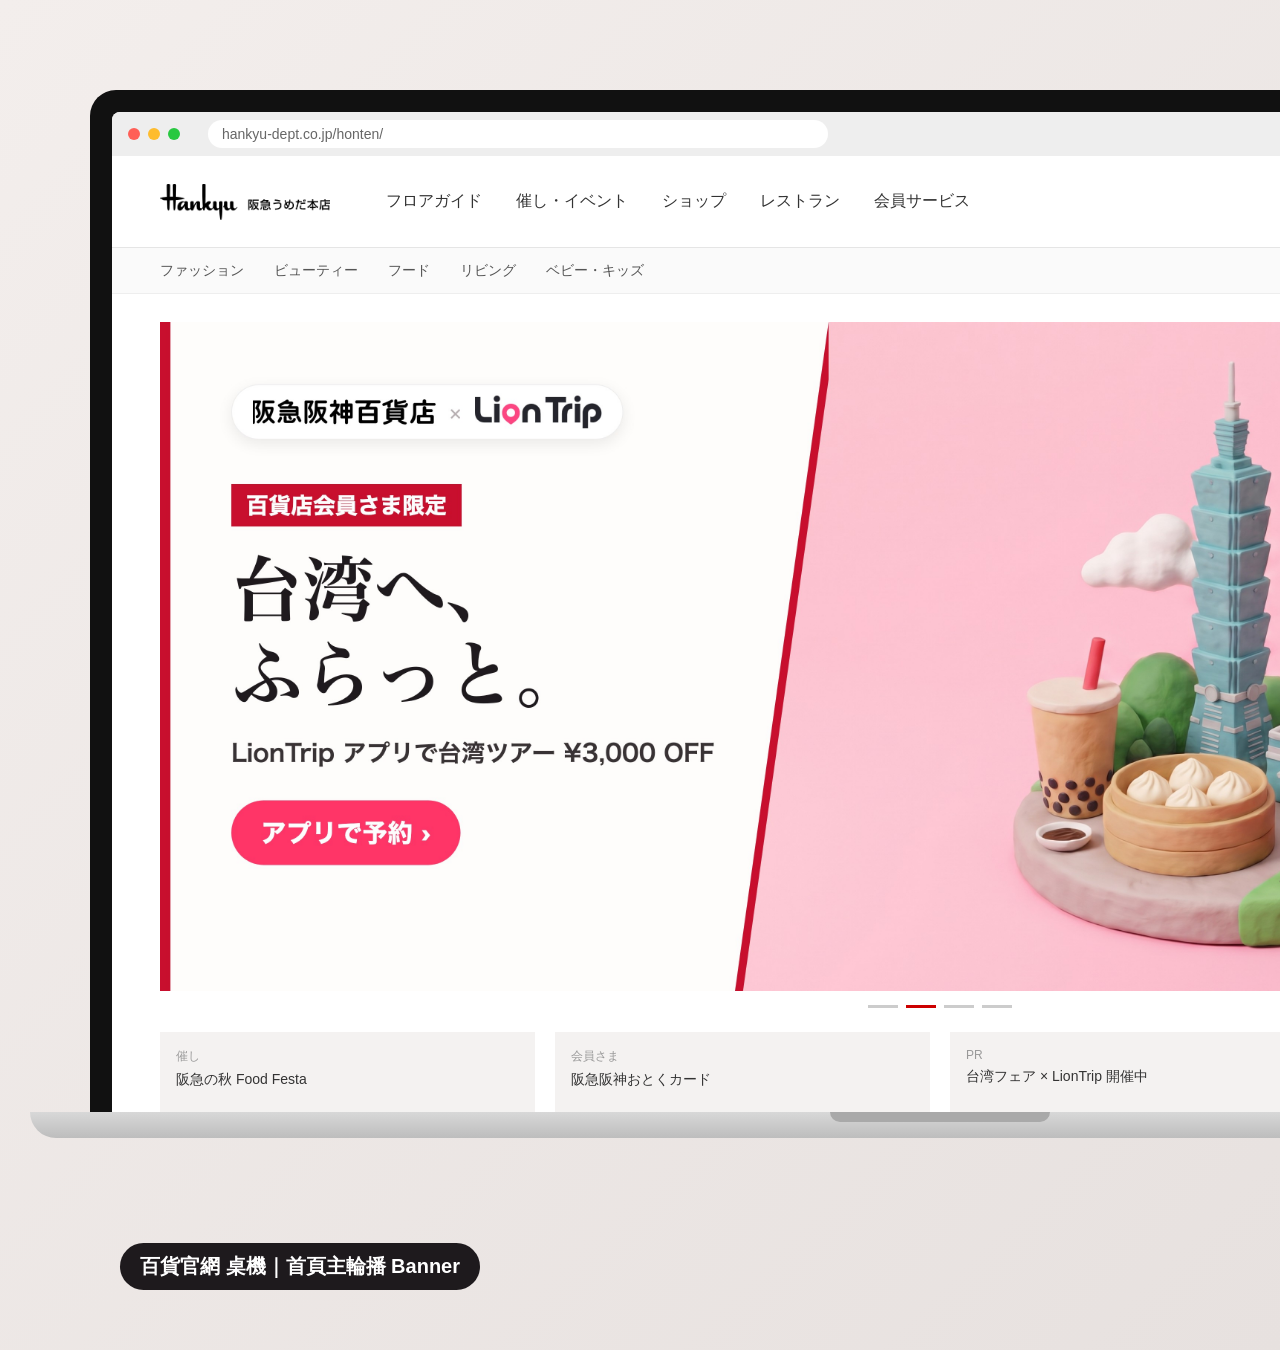
<file: mockups/dept_site.html>
<!doctype html><html><head><meta charset="utf-8"><style>
*{margin:0;padding:0;box-sizing:border-box}
body{width:2400px;height:1350px;background:linear-gradient(135deg,#F3EEEC,#E7E1DF);font-family:'Hiragino Sans','Noto Sans TC',sans-serif;position:relative;overflow:hidden}
.laptop{position:absolute;left:90px;top:90px;width:1700px}
.screen{background:#111;border-radius:26px 26px 0 0;padding:22px 22px 0}
.browser{background:#fff;border-radius:8px 8px 0 0;overflow:hidden;height:1000px}
.chrome{height:44px;background:#EEE;display:flex;align-items:center;gap:8px;padding:0 16px}
.chrome i{width:12px;height:12px;border-radius:50%;display:block}
.url{margin-left:20px;background:#fff;border-radius:14px;height:28px;flex:1;max-width:620px;font-size:14px;color:#666;display:flex;align-items:center;padding:0 14px}
.hd{height:92px;display:flex;align-items:center;padding:0 48px;border-bottom:1px solid #E5E5E5}
.hd img{height:36px}
.nav{margin-left:56px;display:flex;gap:34px;font-size:16px;color:#333}
.hd .r{margin-left:auto;display:flex;gap:22px;font-size:14px;color:#666}
.sub{height:46px;display:flex;align-items:center;gap:30px;padding:0 48px;font-size:14px;color:#555;background:#FAFAFA;border-bottom:1px solid #EEE}
.hero{margin:28px 48px 0;position:relative}
.hero img{width:100%;display:block}
.tag{position:absolute;right:0;top:-24px;font-size:12px;color:#999}
.dots{display:flex;justify-content:center;gap:8px;margin-top:14px}
.dots b{width:30px;height:3px;background:#CCC}.dots b.on{background:#C00}
.row{display:flex;gap:20px;margin:24px 48px 0}
.row div{flex:1;height:120px;background:#F4F2F1;padding:16px;font-size:14px;color:#333}
.row div small{display:block;color:#999;font-size:12px;margin-bottom:6px}
.base{height:26px;background:linear-gradient(#D8D8D8,#BDBDBD);border-radius:0 0 30px 30px;margin:0 -60px;position:relative}
.base:after{content:"";position:absolute;left:50%;top:0;width:220px;height:10px;margin-left:-110px;background:#A9A9A9;border-radius:0 0 12px 12px}
.phone{position:absolute;right:120px;top:170px;width:470px;border-radius:64px;background:#111;padding:16px;box-shadow:0 40px 80px rgba(0,0,0,.25)}
.ps{border-radius:50px;overflow:hidden;background:#fff;height:960px;position:relative}
.ps .st{height:54px;display:flex;justify-content:space-between;align-items:flex-end;padding:0 34px 6px;font-size:15px;font-weight:600}
.ps .mh{height:62px;display:flex;align-items:center;justify-content:space-between;padding:0 20px;border-bottom:1px solid #EEE}
.ps .mh img{height:26px}
.ps .mh span{font-size:22px;color:#333}
.ps .sq{margin:18px 18px 0}
.ps .sq img{width:100%;display:block}
.ps .lbl{font-size:12px;color:#999;margin:16px 18px 6px}
.ps .li{margin:0 18px;height:64px;border-bottom:1px solid #EEE;font-size:15px;display:flex;align-items:center;color:#333}
.badge{position:absolute;padding:10px 20px;border-radius:999px;background:#1E1A1D;color:#fff;font-size:20px;font-weight:700;font-family:'Noto Sans TC',sans-serif}
</style></head><body>
<div class="laptop"><div class="screen"><div class="browser">
<div class="chrome"><i style="background:#FF5F57"></i><i style="background:#FEBC2E"></i><i style="background:#28C840"></i><div class="url">hankyu-dept.co.jp/honten/</div></div>
<div class="hd"><img src="../assets/img/brand/hankyu-honten.png"><div class="nav"><span>フロアガイド</span><span>催し・イベント</span><span>ショップ</span><span>レストラン</span><span>会員サービス</span></div><div class="r"><span>営業時間 10:00–20:00</span><span>English</span><span>中文</span></div></div>
<div class="sub"><span>ファッション</span><span>ビューティー</span><span>フード</span><span>リビング</span><span>ベビー・キッズ</span></div>
<div class="hero"><span class="tag">PR｜LionTrip</span><img src="../assets/img/banners_v2/b8-jp-clay.jpg"></div>
<div class="dots"><b></b><b class="on"></b><b></b><b></b></div>
<div class="row"><div><small>催し</small>阪急の秋 Food Festa</div><div><small>会員さま</small>阪急阪神おとくカード</div><div><small>PR</small>台湾フェア × LionTrip 開催中</div><div><small>お知らせ</small>免税カウンターのご案内</div></div>
</div></div><div class="base"></div></div>
<div class="phone"><div class="ps">
<div class="st"><span>9:41</span><span>●●● 5G</span></div>
<div class="mh"><span>☰</span><img src="../assets/img/brand/hankyu-honten.png"><span>⌕</span></div>
<div class="sq"><img src="../assets/img/banners_v2/b10-jp-square.jpg"></div>
<div class="lbl">会員さまへのお知らせ</div>
<div class="li">台湾フェア × LionTrip　9F 祝祭広場</div><div class="li">LionTrip 予約で ¥3,000 OFF</div>
</div></div>
<div class="badge" style="left:120px;bottom:60px">百貨官網 桌機｜首頁主輪播 Banner</div>
<div class="badge" style="right:150px;bottom:60px">百貨官網 手機｜會員電子報區塊</div>
</body></html>
</file>
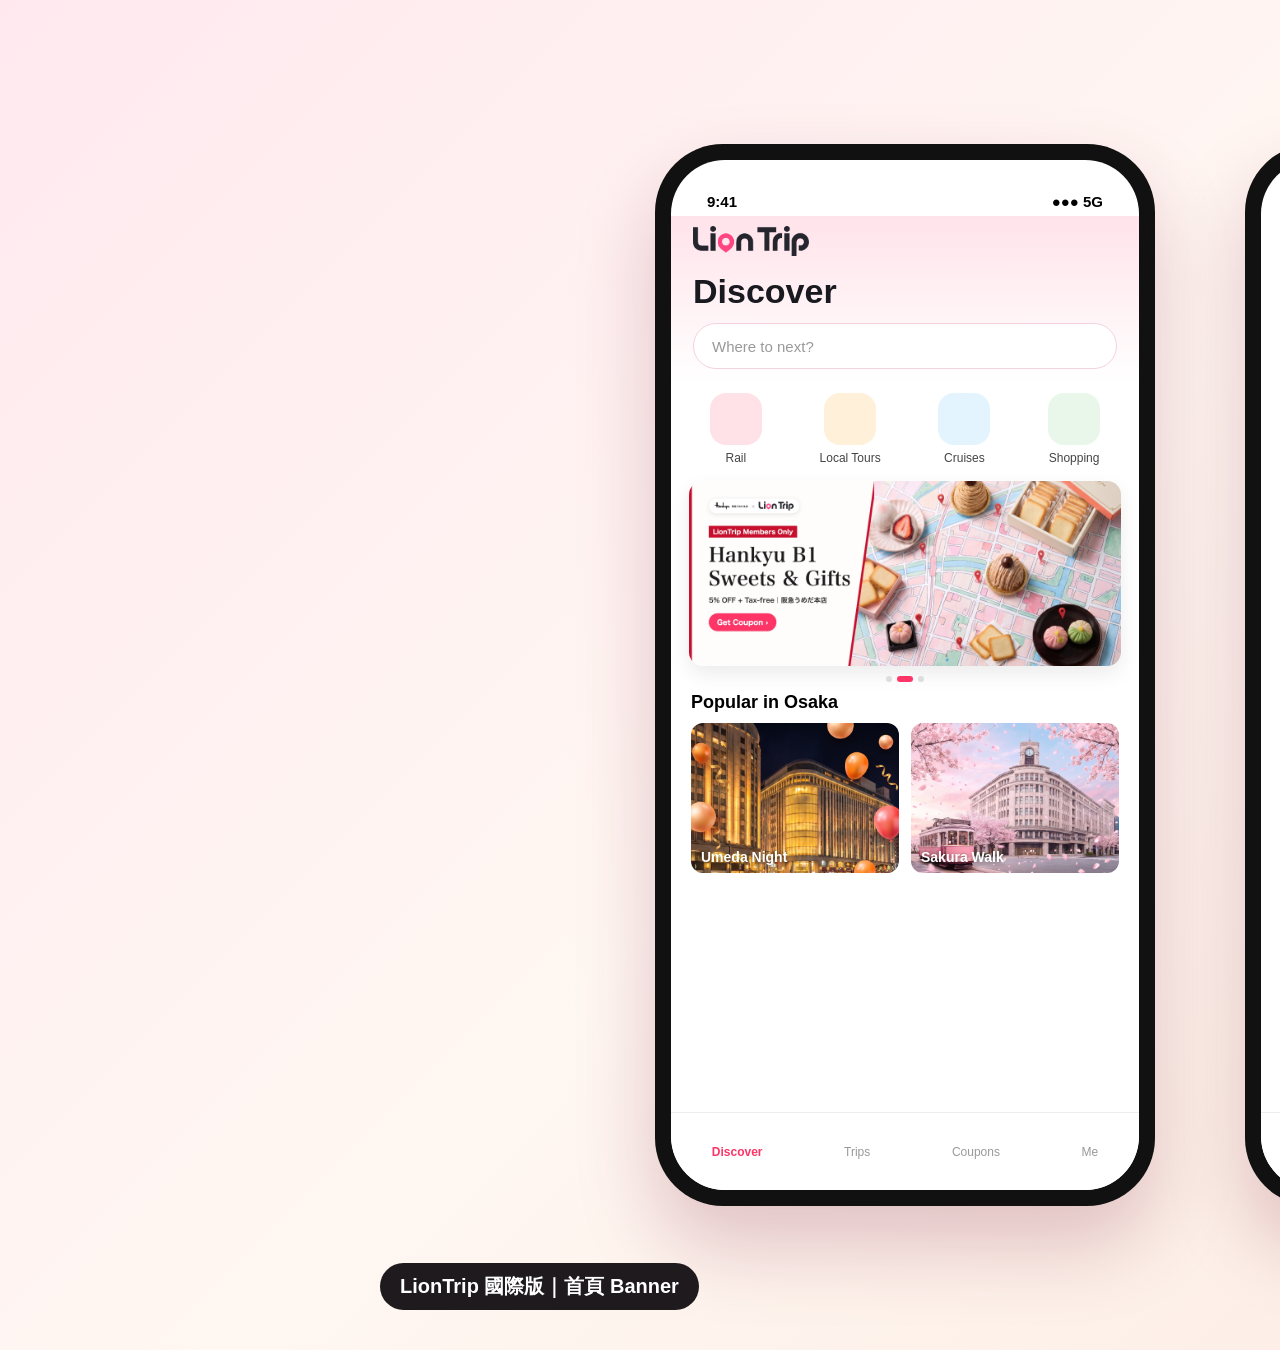
<file: mockups/liontrip_app.html>
<!doctype html><html><head><meta charset="utf-8"><style>
*{margin:0;padding:0;box-sizing:border-box}
body{width:2400px;height:1350px;background:linear-gradient(135deg,#FFE9EF,#FFF7F2 60%,#FDEFE7);font-family:'Hiragino Sans','Noto Sans TC',sans-serif;position:relative;overflow:hidden;display:flex;justify-content:center;align-items:center;gap:90px}
.phone{width:500px;border-radius:68px;background:#111;padding:16px;box-shadow:0 40px 80px rgba(120,20,50,.22)}
.s{border-radius:54px;overflow:hidden;background:#fff;height:1030px;position:relative}
.st{height:56px;display:flex;justify-content:space-between;align-items:flex-end;padding:0 36px 6px;font-size:15px;font-weight:600}
.top{background:linear-gradient(#FFE3EA,#fff);padding:10px 22px 14px}
.top img{height:30px}
.h{font-size:34px;font-weight:800;margin-top:12px;color:#191A1F}
.search{margin-top:12px;height:46px;border-radius:23px;border:1px solid #F3D3DC;background:#fff;color:#999;font-size:15px;display:flex;align-items:center;padding:0 18px}
.icons{display:flex;justify-content:space-around;padding:10px 10px 4px}
.icons span{display:flex;flex-direction:column;align-items:center;gap:6px;font-size:12px;color:#444}
.icons i{width:52px;height:52px;border-radius:16px;display:block}
.bn{margin:12px 18px 0;border-radius:14px;overflow:hidden;box-shadow:0 8px 20px rgba(0,0,0,.08)}
.bn img{width:100%;display:block}
.dots{display:flex;justify-content:center;gap:5px;margin:10px 0}
.dots i{width:6px;height:6px;border-radius:50%;background:#ddd}.dots i.on{width:16px;border-radius:3px;background:#FF3568}
.sec{font-size:18px;font-weight:800;margin:6px 20px 10px}
.cards{display:flex;gap:12px;padding:0 20px}
.cards div{flex:1;height:150px;border-radius:12px;background-size:cover;background-position:center;position:relative}
.cards div b{position:absolute;left:10px;bottom:8px;color:#fff;font-size:14px;text-shadow:0 1px 4px rgba(0,0,0,.5)}
.tab{position:absolute;left:0;right:0;bottom:0;height:78px;border-top:1px solid #EEE;display:flex;justify-content:space-around;align-items:center;font-size:12px;color:#999;background:#fff}
.tab span.on{color:#FF3568;font-weight:700}
.cp{padding:18px 22px}
.cp .hero{height:240px;border-radius:16px;background:url('../assets/img/heroes/b1map.jpg') center/cover}
.cp h2{font-size:26px;margin-top:18px}
.cp .chip{display:inline-flex;align-items:center;gap:10px;margin-top:12px;border:1px solid #EEE;border-radius:999px;padding:8px 14px}
.cp .chip img{display:block}
.ticket{margin-top:18px;border-radius:16px;background:linear-gradient(135deg,#FF3568,#FF6A8B);color:#fff;padding:20px 22px;position:relative}
.ticket b{font-size:36px;display:block;margin:4px 0}
.ticket small{font-size:15px}
.qr{margin:16px auto 0;width:130px;height:130px;background:
 repeating-linear-gradient(0deg,#111 0 10px,#fff 10px 20px),repeating-linear-gradient(90deg,#111 0 10px,#fff 10px 20px);background-blend-mode:difference;border:10px solid #fff;outline:2px solid #EEE}
.btn{margin:14px 0 0;height:56px;border-radius:28px;background:#191A1F;color:#fff;font-size:18px;font-weight:700;display:flex;align-items:center;justify-content:center}
.badge{position:absolute;padding:10px 20px;border-radius:999px;background:#1E1A1D;color:#fff;font-size:20px;font-weight:700;font-family:'Noto Sans TC',sans-serif;bottom:40px}
</style></head><body>
<div class="phone"><div class="s">
<div class="st"><span>9:41</span><span>●●● 5G</span></div>
<div class="top"><img src="../assets/img/brand/liontrip.png"><div class="h">Discover</div><div class="search">Where to next?</div></div>
<div class="icons"><span><i style="background:#FFE1E8"></i>Rail</span><span><i style="background:#FFF0D9"></i>Local Tours</span><span><i style="background:#E3F4FF"></i>Cruises</span><span><i style="background:#E9F7EA"></i>Shopping</span></div>
<div class="bn"><img src="../assets/img/banners_v2/b11-lt-hankyu.jpg"></div>
<div class="dots"><i></i><i class="on"></i><i></i></div>
<div class="sec">Popular in Osaka</div>
<div class="cards"><div style="background-image:url('../assets/img/heroes/umeda.jpg')"><b>Umeda Night</b></div><div style="background-image:url('../assets/img/heroes/sakura.jpg')"><b>Sakura Walk</b></div></div>
<div class="tab"><span class="on">Discover</span><span>Trips</span><span>Coupons</span><span>Me</span></div>
</div></div>
<div class="phone"><div class="s">
<div class="st"><span>9:41</span><span>●●● 5G</span></div>
<div class="cp"><div class="hero"></div><h2>Hankyu Umeda Sweets &amp; Gifts</h2>
<div class="chip"><img src="../assets/img/brand/hankyu-honten.png" style="height:22px"><span style="color:#bbb">×</span><img src="../assets/img/brand/liontrip.png" style="height:22px"></div>
<div class="ticket"><small>LionTrip Members Only</small><b>5% OFF + Tax-free</b><small>Valid at 阪急うめだ本店 B1–B2 ・ until 2027/12/31</small></div>
<div class="qr"></div><div class="btn">Show at Counter</div></div>
<div class="tab"><span>Discover</span><span>Trips</span><span class="on">Coupons</span><span>Me</span></div>
</div></div>
<div class="badge" style="left:380px">LionTrip 國際版｜首頁 Banner</div>
<div class="badge" style="right:400px">點進去｜阪急優惠券＋櫃檯核銷</div>
</body></html>
</file>
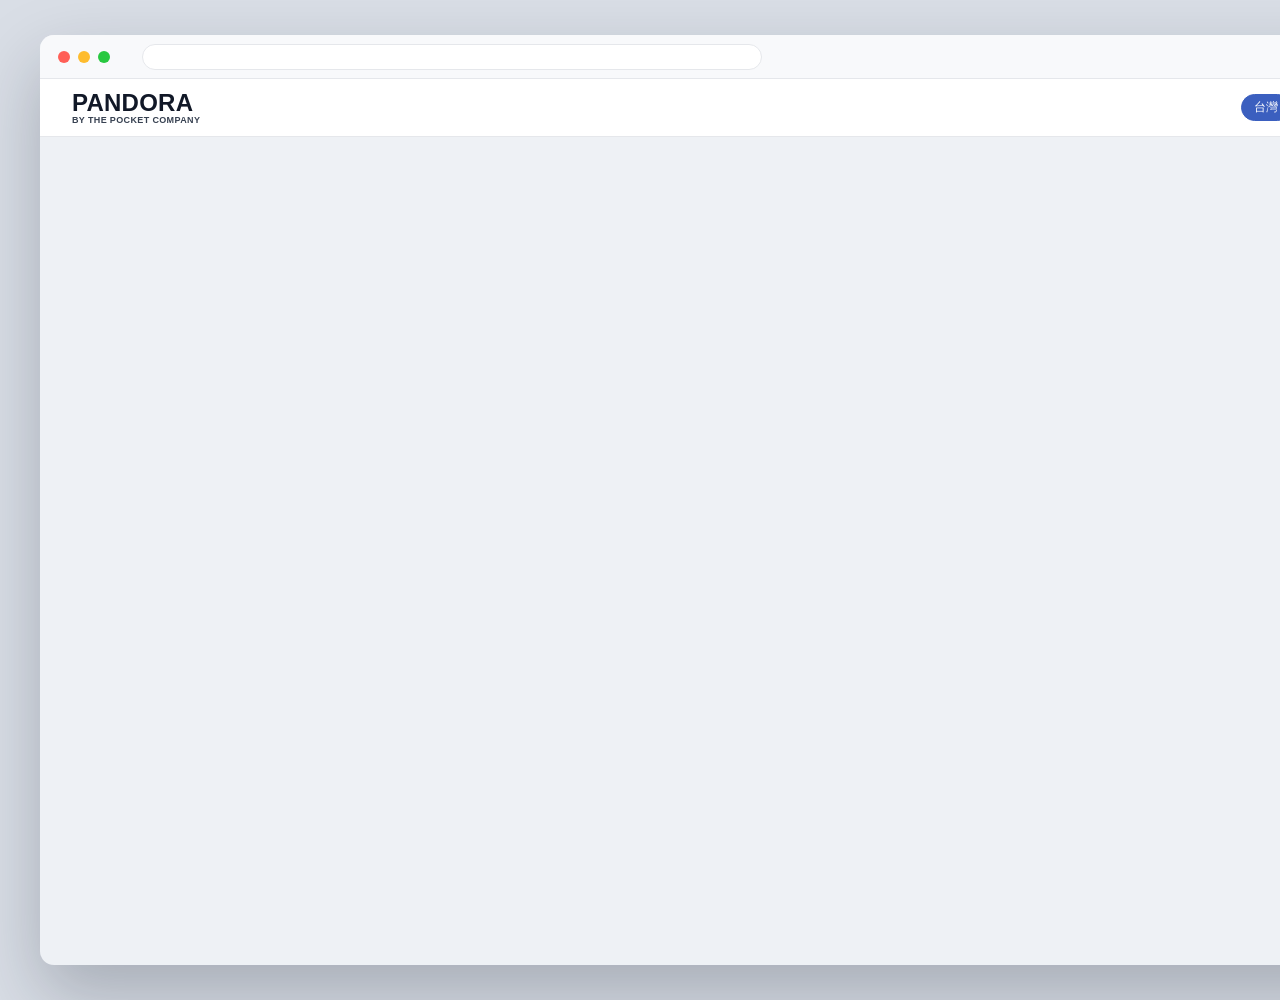
<file: research/pandora-ui/report.html>
<!doctype html>
<html lang="zh-Hant">
<head>
<meta charset="utf-8">
<title>Pandora Report</title>
<style>
  :root{--navy:#111827;--mid:#4B5563;--grey:#9CA3AF;--line:#E5E7EB;--bg:#EEF1F5;--blue:#3B5FBF;--card:#fff}
  *{box-sizing:border-box}
  body{margin:0;width:1600px;height:1000px;background:#D9DEE6;font-family:Inter,"Noto Sans TC","PingFang TC",sans-serif;color:var(--navy);
    display:flex;align-items:center;justify-content:center}
  .win{width:1520px;height:930px;background:var(--bg);border-radius:14px;overflow:hidden;box-shadow:0 30px 70px rgba(17,24,39,.25);display:flex;flex-direction:column}
  .chrome{height:44px;background:#F8F9FB;border-bottom:1px solid var(--line);display:flex;align-items:center;padding:0 18px;gap:8px}
  .dot{width:12px;height:12px;border-radius:50%}
  .url{margin-left:24px;flex:1;max-width:620px;height:26px;border-radius:13px;background:#fff;border:1px solid var(--line);font-size:13px;color:var(--mid);display:flex;align-items:center;padding:0 14px}
  .nav{height:58px;background:#fff;border-bottom:1px solid var(--line);display:flex;align-items:center;padding:0 32px}
  .logo b{display:block;font-weight:900;font-size:24px;letter-spacing:.01em;line-height:1}
  .logo span{display:block;font-weight:800;font-size:9px;letter-spacing:.04em;color:#374151}
  .tabs{margin-left:48px;display:flex;gap:6px}
  .tabs a{font-size:14px;color:var(--mid);padding:8px 14px;border-radius:8px;text-decoration:none}
  .tabs a.on{background:#EEF2FF;color:var(--blue);font-weight:700}
  .nav .r{margin-left:auto;display:flex;gap:10px;align-items:center}
  .chip{font-size:12px;border:1px solid var(--line);border-radius:14px;padding:4px 12px;color:var(--mid);background:#fff}
  .chip.on{background:var(--blue);color:#fff;border-color:var(--blue)}
  .main{flex:1;padding:26px 36px;overflow:hidden}
  .eyebrow{font-size:12px;font-weight:700;letter-spacing:.18em;color:var(--blue)}
  h1{font-size:34px;font-weight:900;margin:8px 0 4px;letter-spacing:-.01em}
  .sub{font-size:14px;color:var(--grey)}
  .grid{display:grid;gap:18px;margin-top:20px}
  .card{background:var(--card);border:1px solid var(--line);border-radius:14px;padding:20px 22px}
  .ch{display:flex;justify-content:space-between;font-size:13px;font-weight:700;letter-spacing:.06em;color:#374151;margin-bottom:12px}
  .ch i{font-style:normal;font-weight:400;color:var(--grey)}
  .stats{display:grid;grid-template-columns:repeat(3,1fr);gap:18px 22px}
  .stat{border-top:2px solid var(--navy);padding-top:8px}
  .stat b{font-size:30px;font-weight:900;letter-spacing:-.02em}
  .stat span{display:block;font-size:12px;color:var(--mid);margin-top:2px}
  .bars .row{display:flex;align-items:center;gap:10px;margin:9px 0;font-size:13px}
  .bars .row span{width:78px;color:var(--mid)}
  .bars .row div{height:14px;border-radius:7px;background:var(--blue)}
  .bars .row em{font-style:normal;font-weight:700;font-size:13px}
  .post{display:flex;gap:12px;padding:10px 0;border-bottom:1px solid var(--line);font-size:13px}
  .post:last-child{border:0}
  .post .av{width:30px;height:30px;border-radius:50%;background:#E0E7FF;flex:none}
  .post p{margin:2px 0 0;color:var(--mid);line-height:1.5}
  .post .m{font-size:12px;color:var(--grey);margin-top:4px}
  .tm{display:grid;grid-template-columns:2.4fr 1.4fr 1fr;grid-template-rows:1fr 1fr;gap:6px;height:300px}
  .tm div{border-radius:6px;display:flex;flex-direction:column;justify-content:center;align-items:center;font-weight:700;font-size:15px;color:#1F2937}
  .tm div small{font-weight:400;font-size:12px;opacity:.8}
  .note{font-size:11px;color:var(--grey);margin-top:10px}
  .ai{background:#F8FAFF;border:1px solid #DCE4FB}
  .ai p{font-size:14px;line-height:1.75;color:#1F2937;margin:6px 0}
  .tagrow{display:flex;flex-wrap:wrap;gap:8px;margin-top:10px}
  .tagrow span{font-size:12px;border:1px solid var(--line);border-radius:14px;padding:4px 10px;color:var(--mid);background:#fff}
</style>
</head>
<body>
<div class="win">
  <div class="chrome"><span class="dot" style="background:#FF5F57"></span><span class="dot" style="background:#FEBC2E"></span><span class="dot" style="background:#28C840"></span>
    <div class="url" id="url"></div></div>
  <div class="nav">
    <div class="logo"><b>PANDORA</b><span>BY THE POCKET COMPANY</span></div>
    <div class="tabs" id="tabs"></div>
    <div class="r"><span class="chip on">台灣</span><span class="chip">日本</span><span class="chip">2026-06-15 — 2026-11-01</span></div>
  </div>
  <div class="main" id="main"></div>
</div>
<script>
const S = JSON.parse(`__STATS__`);
const view = location.hash.slice(1) || 'volume';
const fmt = n => n.toLocaleString();
document.getElementById('tabs').innerHTML = ['Volume','Insight','Threads Trends','Culture Listening']
  .map((t,i)=>`<a class="${(view==='volume'&&i===0)||(view==='insight'&&i===1)?'on':''}">${t}</a>`).join('');

function lineChart(weekly, w, h) {
  const max = Math.max(...weekly.map(x=>x[1])), n = weekly.length;
  const pts = weekly.map((x,i)=>[30 + i*(w-50)/(n-1), h-28 - (x[1]/max)*(h-50)]);
  const d = pts.map((p,i)=>(i?'L':'M')+p[0].toFixed(1)+' '+p[1].toFixed(1)).join(' ');
  const area = d + ` L${pts[n-1][0]} ${h-28} L${pts[0][0]} ${h-28} Z`;
  const grid = [0,.25,.5,.75,1].map(k=>`<line x1="30" x2="${w-20}" y1="${h-28-k*(h-50)}" y2="${h-28-k*(h-50)}" stroke="#EEF0F3"/>`).join('');
  const labels = weekly.filter((x,i)=>i%4===0).map((x,j)=>`<text x="${30 + j*4*(w-50)/(n-1)}" y="${h-8}" font-size="11" fill="#9CA3AF">${x[0].slice(5)}</text>`).join('');
  return `<svg width="${w}" height="${h}">${grid}<path d="${area}" fill="rgba(59,95,191,.10)"/><path d="${d}" fill="none" stroke="#3B5FBF" stroke-width="2.5"/>
    ${pts.map(p=>`<circle cx="${p[0]}" cy="${p[1]}" r="2.6" fill="#3B5FBF"/>`).join('')}${labels}</svg>`;
}

if (view === 'volume') {
  const d = S.dept;
  document.getElementById('url').textContent = 'pandora.thepocket.company/report/volume?q=阪急|阪神';
  const plats = d.plat.slice(0,5), pm = plats[0][1];
  document.getElementById('main').innerHTML = `
    <div class="eyebrow">01 / VOLUME REPORT</div>
    <h1>阪急｜阪神 × 台灣社群聲量</h1>
    <div class="sub">關鍵字：阪急、阪神（日本百貨 × 退稅／折扣／優惠／戰利品查詢子集）　平台：Threads・Instagram・PTT・Dcard・FB</div>
    <div class="grid" style="grid-template-columns:1fr 1.25fr">
      <div class="card"><div class="ch">基本統計<i>2026-06-15 — 2026-11-01</i></div>
        <div class="stats">
          <div class="stat"><b>${fmt(d.sub.n)}</b><span>總文章數</span></div>
          <div class="stat"><b>${fmt(d.sub.likes)}</b><span>總按讚數</span></div>
          <div class="stat"><b>${fmt(d.sub.comments)}</b><span>總留言數</span></div>
          <div class="stat"><b>${d.sub.avg_likes}</b><span>平均按讚數</span></div>
          <div class="stat"><b>${d.sub.avg_com}</b><span>平均留言數</span></div>
          <div class="stat"><b>${fmt(d.sub.volume)}</b><span>總聲量</span></div>
        </div></div>
      <div class="card"><div class="ch">聲量趨勢分析<i>每週文章數</i></div>${lineChart(d.weekly, 760, 230)}</div>
    </div>
    <div class="grid" style="grid-template-columns:1fr 1.25fr">
      <div class="card bars"><div class="ch">平台分布<i>文章數</i></div>
        ${plats.map(p=>`<div class="row"><span>${p[0]==='instagram'?'Instagram':p[0]==='threads'?'Threads':(p[0]==='ptt'?'PTT':p[0]==='fb'?'FB':'Dcard')}</span><div style="width:${Math.max(4,p[1]/pm*300)}px"></div><em>${fmt(p[1])}</em></div>`).join('')}
      </div>
      <div class="card"><div class="ch">熱門文章<i>依瀏覽／互動排序</i></div>
        <div class="post"><div class="av"></div><div><b>@osaka_rental_car</b>　Threads<p>去大阪真的拜託你們直接衝阪急百貨 B1！不要再只去心齋橋跟人家擠了…</p><div class="m">97,600 瀏覽　·　2026-08-26</div></div></div>
        <div class="post"><div class="av"></div><div><b>@mani_tokyo_go</b>　Threads<p>大阪梅田高效購物攻略：阪急百貨（10:00-20:00）頂級精品 LV、Dior、Chanel…</p><div class="m">582 讚　·　2026-07-30</div></div></div>
        <div class="post"><div class="av"></div><div><b>@linshibi</b>　Threads<p>日本 3COINS 退稅被收 5.7% 手續費…退 8~10% 的好日子已經過去了！</p><div class="m">521,000 瀏覽　·　2026-09-06</div></div></div>
      </div>
    </div>`;
} else {
  document.getElementById('url').textContent = 'pandora.thepocket.company/report/insight?q=阪急|阪神';
  const sov = [['KKday',4691,'#3B5FBF'],['Klook',3511,'#7C93D8'],['雄獅旅遊',1682,'#F03742'],['可樂旅遊',974,'#B7C3E8'],['易遊網',559,'#D3DAF0'],['東南旅遊',83,'#E9EDF7']];
  const tot = sov.reduce((a,b)=>a+b[1],0); let acc = 0;
  const arcs = sov.map(s=>{const a0=acc/tot*2*Math.PI, a1=(acc+=s[1])/tot*2*Math.PI;
    const r=92,R=[110,110], p=(a)=>[R[0]+r*Math.sin(a), R[1]-r*Math.cos(a)];
    const [x0,y0]=p(a0),[x1,y1]=p(a1);
    return `<path d="M${x0} ${y0} A${r} ${r} 0 ${a1-a0>Math.PI?1:0} 1 ${x1} ${y1}" stroke="${s[2]}" stroke-width="34" fill="none"/>`}).join('');
  document.getElementById('main').innerHTML = `
    <div class="eyebrow">02 / INSIGHT REPORT</div>
    <h1>輿論的形狀：台灣人怎麼聊日本百貨</h1>
    <div class="sub">阪急｜阪神子集 3,314 篇・話題分類為關鍵字規則統計；競品聲量取自品牌查詢 N=10,401（2025-11-01 — 2026-11-01）</div>
    <div class="grid" style="grid-template-columns:1.45fr 1fr">
      <div class="card"><div class="ch">關鍵字話題分析<i>篇數</i></div>
        <div class="tm">
          <div style="grid-row:1/3;background:#F6D36B">阪神虎・甲子園<small>969 篇</small></div>
          <div style="grid-row:1/3;background:#7ED69A">B1 美食・伴手禮<small>444 篇</small></div>
          <div style="background:#A9E2BB">精品・美妝<small>122 篇</small></div>
          <div style="display:grid;grid-template-columns:1fr 1fr;gap:6px;background:none;padding:0;height:100%;align-items:stretch">
            <div style="background:#F5A3A3">優惠・折扣<small>101</small></div><div style="background:#F28B8B">退稅・免稅<small>72</small></div></div>
        </div>
        <div class="note">色塊僅表話題類別，非情緒判定</div></div>
      <div class="card"><div class="ch">競品聲量分布<i>日本相關討論</i></div>
        <div style="display:flex;align-items:center;gap:22px">
          <svg width="220" height="220">${arcs}<text x="110" y="104" text-anchor="middle" font-size="14" font-weight="700" fill="#111827">聲量分布</text><text x="110" y="126" text-anchor="middle" font-size="12" fill="#9CA3AF">N=${fmt(tot)}</text></svg>
          <div style="font-size:13px;line-height:2">${sov.map(s=>`<div><span style="display:inline-block;width:10px;height:10px;border-radius:2px;background:${s[2]};margin-right:8px"></span>${s[0]}　<b>${fmt(s[1])}</b></div>`).join('')}</div>
        </div></div>
    </div>
    <div class="grid" style="grid-template-columns:1fr">
      <div class="card ai"><div class="ch">AI 洞察摘要<i>Pandora Agent 草稿・經騰雲人工複核</i></div>
        <p>① 台灣社群談阪急阪神，入口是「阪神虎」與「B1 甜點伴手禮」，精品與退稅是購物決策的後段話題。</p>
        <p>② 11/1 退稅新制上路前後，「退稅縮水」貼文單篇瀏覽破 52 萬，優惠資訊成為新的決策點。</p>
        <p>③ 日本行程討論以 KKday、Klook 為主，雄獅在「落地後的購物」還沒有入口——這正是雙程票要補的位置。</p>
        <div class="tagrow"><span>#阪急B1</span><span>#伴手禮</span><span>#阪神虎</span><span>#退稅新制</span><span>#梅田攻略</span><span>#95折卡</span></div>
      </div>
    </div>`;
}
</script>
</body>
</html>
</file>
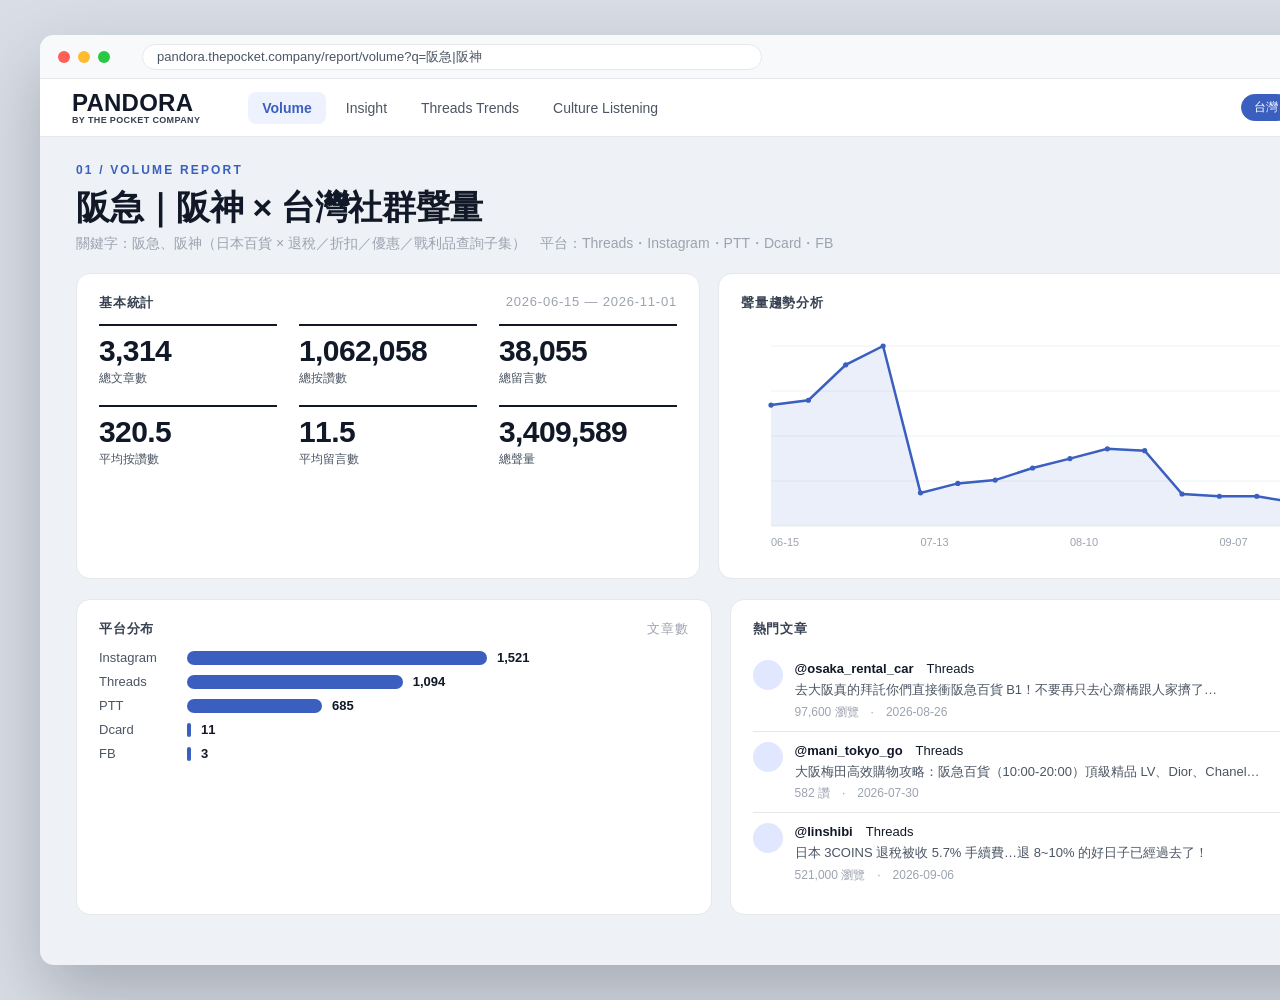
<file: research/pandora-ui/report_built.html>
<!doctype html>
<html lang="zh-Hant">
<head>
<meta charset="utf-8">
<title>Pandora Report</title>
<style>
  :root{--navy:#111827;--mid:#4B5563;--grey:#9CA3AF;--line:#E5E7EB;--bg:#EEF1F5;--blue:#3B5FBF;--card:#fff}
  *{box-sizing:border-box}
  body{margin:0;width:1600px;height:1000px;background:#D9DEE6;font-family:Inter,"Noto Sans TC","PingFang TC",sans-serif;color:var(--navy);
    display:flex;align-items:center;justify-content:center}
  .win{width:1520px;height:930px;background:var(--bg);border-radius:14px;overflow:hidden;box-shadow:0 30px 70px rgba(17,24,39,.25);display:flex;flex-direction:column}
  .chrome{height:44px;background:#F8F9FB;border-bottom:1px solid var(--line);display:flex;align-items:center;padding:0 18px;gap:8px}
  .dot{width:12px;height:12px;border-radius:50%}
  .url{margin-left:24px;flex:1;max-width:620px;height:26px;border-radius:13px;background:#fff;border:1px solid var(--line);font-size:13px;color:var(--mid);display:flex;align-items:center;padding:0 14px}
  .nav{height:58px;background:#fff;border-bottom:1px solid var(--line);display:flex;align-items:center;padding:0 32px}
  .logo b{display:block;font-weight:900;font-size:24px;letter-spacing:.01em;line-height:1}
  .logo span{display:block;font-weight:800;font-size:9px;letter-spacing:.04em;color:#374151}
  .tabs{margin-left:48px;display:flex;gap:6px}
  .tabs a{font-size:14px;color:var(--mid);padding:8px 14px;border-radius:8px;text-decoration:none}
  .tabs a.on{background:#EEF2FF;color:var(--blue);font-weight:700}
  .nav .r{margin-left:auto;display:flex;gap:10px;align-items:center}
  .chip{font-size:12px;border:1px solid var(--line);border-radius:14px;padding:4px 12px;color:var(--mid);background:#fff}
  .chip.on{background:var(--blue);color:#fff;border-color:var(--blue)}
  .main{flex:1;padding:26px 36px;overflow:hidden}
  .eyebrow{font-size:12px;font-weight:700;letter-spacing:.18em;color:var(--blue)}
  h1{font-size:34px;font-weight:900;margin:8px 0 4px;letter-spacing:-.01em}
  .sub{font-size:14px;color:var(--grey)}
  .grid{display:grid;gap:18px;margin-top:20px}
  .card{background:var(--card);border:1px solid var(--line);border-radius:14px;padding:20px 22px}
  .ch{display:flex;justify-content:space-between;font-size:13px;font-weight:700;letter-spacing:.06em;color:#374151;margin-bottom:12px}
  .ch i{font-style:normal;font-weight:400;color:var(--grey)}
  .stats{display:grid;grid-template-columns:repeat(3,1fr);gap:18px 22px}
  .stat{border-top:2px solid var(--navy);padding-top:8px}
  .stat b{font-size:30px;font-weight:900;letter-spacing:-.02em}
  .stat span{display:block;font-size:12px;color:var(--mid);margin-top:2px}
  .bars .row{display:flex;align-items:center;gap:10px;margin:9px 0;font-size:13px}
  .bars .row span{width:78px;color:var(--mid)}
  .bars .row div{height:14px;border-radius:7px;background:var(--blue)}
  .bars .row em{font-style:normal;font-weight:700;font-size:13px}
  .post{display:flex;gap:12px;padding:10px 0;border-bottom:1px solid var(--line);font-size:13px}
  .post:last-child{border:0}
  .post .av{width:30px;height:30px;border-radius:50%;background:#E0E7FF;flex:none}
  .post p{margin:2px 0 0;color:var(--mid);line-height:1.5}
  .post .m{font-size:12px;color:var(--grey);margin-top:4px}
  .tm{display:grid;grid-template-columns:2.4fr 1.4fr 1fr;grid-template-rows:1fr 1fr;gap:6px;height:300px}
  .tm div{border-radius:6px;display:flex;flex-direction:column;justify-content:center;align-items:center;font-weight:700;font-size:15px;color:#1F2937}
  .tm div small{font-weight:400;font-size:12px;opacity:.8}
  .note{font-size:11px;color:var(--grey);margin-top:10px}
  .ai{background:#F8FAFF;border:1px solid #DCE4FB}
  .ai p{font-size:14px;line-height:1.75;color:#1F2937;margin:6px 0}
  .tagrow{display:flex;flex-wrap:wrap;gap:8px;margin-top:10px}
  .tagrow span{font-size:12px;border:1px solid var(--line);border-radius:14px;padding:4px 10px;color:var(--mid);background:#fff}
</style>
</head>
<body>
<div class="win">
  <div class="chrome"><span class="dot" style="background:#FF5F57"></span><span class="dot" style="background:#FEBC2E"></span><span class="dot" style="background:#28C840"></span>
    <div class="url" id="url"></div></div>
  <div class="nav">
    <div class="logo"><b>PANDORA</b><span>BY THE POCKET COMPANY</span></div>
    <div class="tabs" id="tabs"></div>
    <div class="r"><span class="chip on">台灣</span><span class="chip">日本</span><span class="chip">2026-06-15 — 2026-11-01</span></div>
  </div>
  <div class="main" id="main"></div>
</div>
<script>
const S = JSON.parse(`{"dept": {"all": {"n": 14272, "likes": 5842017, "comments": 156189, "volume": 18449716, "avg_likes": 409.3, "avg_com": 10.9}, "sub": {"n": 3314, "likes": 1062058, "comments": 38055, "volume": 3409589, "avg_likes": 320.5, "avg_com": 11.5}, "plat": [["instagram", 1521], ["threads", 1094], ["ptt", 685], ["dcard", 11], ["fb", 3]], "weekly": [["2026-06-15", 321], ["2026-06-22", 334], ["2026-06-29", 428], ["2026-07-06", 478], ["2026-07-13", 88], ["2026-07-20", 113], ["2026-07-27", 122], ["2026-08-03", 154], ["2026-08-10", 179], ["2026-08-17", 205], ["2026-08-24", 200], ["2026-08-31", 85], ["2026-09-07", 79], ["2026-09-14", 79], ["2026-09-21", 63], ["2026-09-28", 110], ["2026-10-05", 80], ["2026-10-12", 104], ["2026-10-19", 53], ["2026-10-26", 39]]}, "brand": {"all": {"n": 10401, "likes": 2695220, "comments": 231980, "volume": 9349570, "avg_likes": 259.1, "avg_com": 22.3}, "sub": {"n": 1682, "likes": 357638, "comments": 29111, "volume": 1235289, "avg_likes": 212.6, "avg_com": 17.3}, "plat": [["threads", 1000], ["instagram", 411], ["dcard", 121], ["ptt", 120], ["fb", 30]], "weekly": [["2025-11-03", 2], ["2025-11-10", 11], ["2025-11-17", 6], ["2025-11-24", 5], ["2025-12-01", 6], ["2025-12-08", 8], ["2025-12-15", 14], ["2025-12-22", 4], ["2025-12-29", 11], ["2026-01-05", 7], ["2026-01-12", 12], ["2026-01-19", 18], ["2026-01-26", 58], ["2026-02-02", 51], ["2026-02-09", 50], ["2026-02-16", 34], ["2026-02-23", 60], ["2026-03-02", 49], ["2026-03-09", 60], ["2026-03-16", 53], ["2026-03-23", 52], ["2026-03-30", 29], ["2026-04-06", 32], ["2026-04-13", 40], ["2026-04-20", 45], ["2026-04-27", 93], ["2026-05-04", 47], ["2026-05-11", 36], ["2026-05-18", 63], ["2026-05-25", 57], ["2026-06-01", 60], ["2026-06-08", 67], ["2026-06-15", 65], ["2026-06-22", 78], ["2026-06-29", 92], ["2026-07-06", 64], ["2026-07-13", 85], ["2026-07-20", 32], ["2026-07-27", 7], ["2026-08-03", 13], ["2026-08-10", 3], ["2026-08-17", 7], ["2026-08-24", 14], ["2026-08-31", 12], ["2026-09-07", 16], ["2026-09-14", 5], ["2026-09-21", 5], ["2026-09-28", 13], ["2026-10-05", 9], ["2026-10-12", 5], ["2026-10-19", 14], ["2026-10-26", 3]]}}`);
const view = location.hash.slice(1) || 'volume';
const fmt = n => n.toLocaleString();
document.getElementById('tabs').innerHTML = ['Volume','Insight','Threads Trends','Culture Listening']
  .map((t,i)=>`<a class="${(view==='volume'&&i===0)||(view==='insight'&&i===1)?'on':''}">${t}</a>`).join('');

function lineChart(weekly, w, h) {
  const max = Math.max(...weekly.map(x=>x[1])), n = weekly.length;
  const pts = weekly.map((x,i)=>[30 + i*(w-50)/(n-1), h-28 - (x[1]/max)*(h-50)]);
  const d = pts.map((p,i)=>(i?'L':'M')+p[0].toFixed(1)+' '+p[1].toFixed(1)).join(' ');
  const area = d + ` L${pts[n-1][0]} ${h-28} L${pts[0][0]} ${h-28} Z`;
  const grid = [0,.25,.5,.75,1].map(k=>`<line x1="30" x2="${w-20}" y1="${h-28-k*(h-50)}" y2="${h-28-k*(h-50)}" stroke="#EEF0F3"/>`).join('');
  const labels = weekly.filter((x,i)=>i%4===0).map((x,j)=>`<text x="${30 + j*4*(w-50)/(n-1)}" y="${h-8}" font-size="11" fill="#9CA3AF">${x[0].slice(5)}</text>`).join('');
  return `<svg width="${w}" height="${h}">${grid}<path d="${area}" fill="rgba(59,95,191,.10)"/><path d="${d}" fill="none" stroke="#3B5FBF" stroke-width="2.5"/>
    ${pts.map(p=>`<circle cx="${p[0]}" cy="${p[1]}" r="2.6" fill="#3B5FBF"/>`).join('')}${labels}</svg>`;
}

if (view === 'volume') {
  const d = S.dept;
  document.getElementById('url').textContent = 'pandora.thepocket.company/report/volume?q=阪急|阪神';
  const plats = d.plat.slice(0,5), pm = plats[0][1];
  document.getElementById('main').innerHTML = `
    <div class="eyebrow">01 / VOLUME REPORT</div>
    <h1>阪急｜阪神 × 台灣社群聲量</h1>
    <div class="sub">關鍵字：阪急、阪神（日本百貨 × 退稅／折扣／優惠／戰利品查詢子集）　平台：Threads・Instagram・PTT・Dcard・FB</div>
    <div class="grid" style="grid-template-columns:1fr 1.25fr">
      <div class="card"><div class="ch">基本統計<i>2026-06-15 — 2026-11-01</i></div>
        <div class="stats">
          <div class="stat"><b>${fmt(d.sub.n)}</b><span>總文章數</span></div>
          <div class="stat"><b>${fmt(d.sub.likes)}</b><span>總按讚數</span></div>
          <div class="stat"><b>${fmt(d.sub.comments)}</b><span>總留言數</span></div>
          <div class="stat"><b>${d.sub.avg_likes}</b><span>平均按讚數</span></div>
          <div class="stat"><b>${d.sub.avg_com}</b><span>平均留言數</span></div>
          <div class="stat"><b>${fmt(d.sub.volume)}</b><span>總聲量</span></div>
        </div></div>
      <div class="card"><div class="ch">聲量趨勢分析<i>每週文章數</i></div>${lineChart(d.weekly, 760, 230)}</div>
    </div>
    <div class="grid" style="grid-template-columns:1fr 1.25fr">
      <div class="card bars"><div class="ch">平台分布<i>文章數</i></div>
        ${plats.map(p=>`<div class="row"><span>${p[0]==='instagram'?'Instagram':p[0]==='threads'?'Threads':(p[0]==='ptt'?'PTT':p[0]==='fb'?'FB':'Dcard')}</span><div style="width:${Math.max(4,p[1]/pm*300)}px"></div><em>${fmt(p[1])}</em></div>`).join('')}
      </div>
      <div class="card"><div class="ch">熱門文章<i>依瀏覽／互動排序</i></div>
        <div class="post"><div class="av"></div><div><b>@osaka_rental_car</b>　Threads<p>去大阪真的拜託你們直接衝阪急百貨 B1！不要再只去心齋橋跟人家擠了…</p><div class="m">97,600 瀏覽　·　2026-08-26</div></div></div>
        <div class="post"><div class="av"></div><div><b>@mani_tokyo_go</b>　Threads<p>大阪梅田高效購物攻略：阪急百貨（10:00-20:00）頂級精品 LV、Dior、Chanel…</p><div class="m">582 讚　·　2026-07-30</div></div></div>
        <div class="post"><div class="av"></div><div><b>@linshibi</b>　Threads<p>日本 3COINS 退稅被收 5.7% 手續費…退 8~10% 的好日子已經過去了！</p><div class="m">521,000 瀏覽　·　2026-09-06</div></div></div>
      </div>
    </div>`;
} else {
  document.getElementById('url').textContent = 'pandora.thepocket.company/report/insight?q=阪急|阪神';
  const sov = [['KKday',4691,'#3B5FBF'],['Klook',3511,'#7C93D8'],['雄獅旅遊',1682,'#F03742'],['可樂旅遊',974,'#B7C3E8'],['易遊網',559,'#D3DAF0'],['東南旅遊',83,'#E9EDF7']];
  const tot = sov.reduce((a,b)=>a+b[1],0); let acc = 0;
  const arcs = sov.map(s=>{const a0=acc/tot*2*Math.PI, a1=(acc+=s[1])/tot*2*Math.PI;
    const r=92,R=[110,110], p=(a)=>[R[0]+r*Math.sin(a), R[1]-r*Math.cos(a)];
    const [x0,y0]=p(a0),[x1,y1]=p(a1);
    return `<path d="M${x0} ${y0} A${r} ${r} 0 ${a1-a0>Math.PI?1:0} 1 ${x1} ${y1}" stroke="${s[2]}" stroke-width="34" fill="none"/>`}).join('');
  document.getElementById('main').innerHTML = `
    <div class="eyebrow">02 / INSIGHT REPORT</div>
    <h1>輿論的形狀：台灣人怎麼聊日本百貨</h1>
    <div class="sub">阪急｜阪神子集 3,314 篇・話題分類為關鍵字規則統計；競品聲量取自品牌查詢 N=10,401（2025-11-01 — 2026-11-01）</div>
    <div class="grid" style="grid-template-columns:1.45fr 1fr">
      <div class="card"><div class="ch">關鍵字話題分析<i>篇數</i></div>
        <div class="tm">
          <div style="grid-row:1/3;background:#F6D36B">阪神虎・甲子園<small>969 篇</small></div>
          <div style="grid-row:1/3;background:#7ED69A">B1 美食・伴手禮<small>444 篇</small></div>
          <div style="background:#A9E2BB">精品・美妝<small>122 篇</small></div>
          <div style="display:grid;grid-template-columns:1fr 1fr;gap:6px;background:none;padding:0;height:100%;align-items:stretch">
            <div style="background:#F5A3A3">優惠・折扣<small>101</small></div><div style="background:#F28B8B">退稅・免稅<small>72</small></div></div>
        </div>
        <div class="note">色塊僅表話題類別，非情緒判定</div></div>
      <div class="card"><div class="ch">競品聲量分布<i>日本相關討論</i></div>
        <div style="display:flex;align-items:center;gap:22px">
          <svg width="220" height="220">${arcs}<text x="110" y="104" text-anchor="middle" font-size="14" font-weight="700" fill="#111827">聲量分布</text><text x="110" y="126" text-anchor="middle" font-size="12" fill="#9CA3AF">N=${fmt(tot)}</text></svg>
          <div style="font-size:13px;line-height:2">${sov.map(s=>`<div><span style="display:inline-block;width:10px;height:10px;border-radius:2px;background:${s[2]};margin-right:8px"></span>${s[0]}　<b>${fmt(s[1])}</b></div>`).join('')}</div>
        </div></div>
    </div>
    <div class="grid" style="grid-template-columns:1fr">
      <div class="card ai"><div class="ch">AI 洞察摘要<i>Pandora Agent 草稿・經騰雲人工複核</i></div>
        <p>① 台灣社群談阪急阪神，入口是「阪神虎」與「B1 甜點伴手禮」，精品與退稅是購物決策的後段話題。</p>
        <p>② 11/1 退稅新制上路前後，「退稅縮水」貼文單篇瀏覽破 52 萬，優惠資訊成為新的決策點。</p>
        <p>③ 日本行程討論以 KKday、Klook 為主，雄獅在「落地後的購物」還沒有入口——這正是雙程票要補的位置。</p>
        <div class="tagrow"><span>#阪急B1</span><span>#伴手禮</span><span>#阪神虎</span><span>#退稅新制</span><span>#梅田攻略</span><span>#95折卡</span></div>
      </div>
    </div>`;
}
</script>
</body>
</html>
</file>
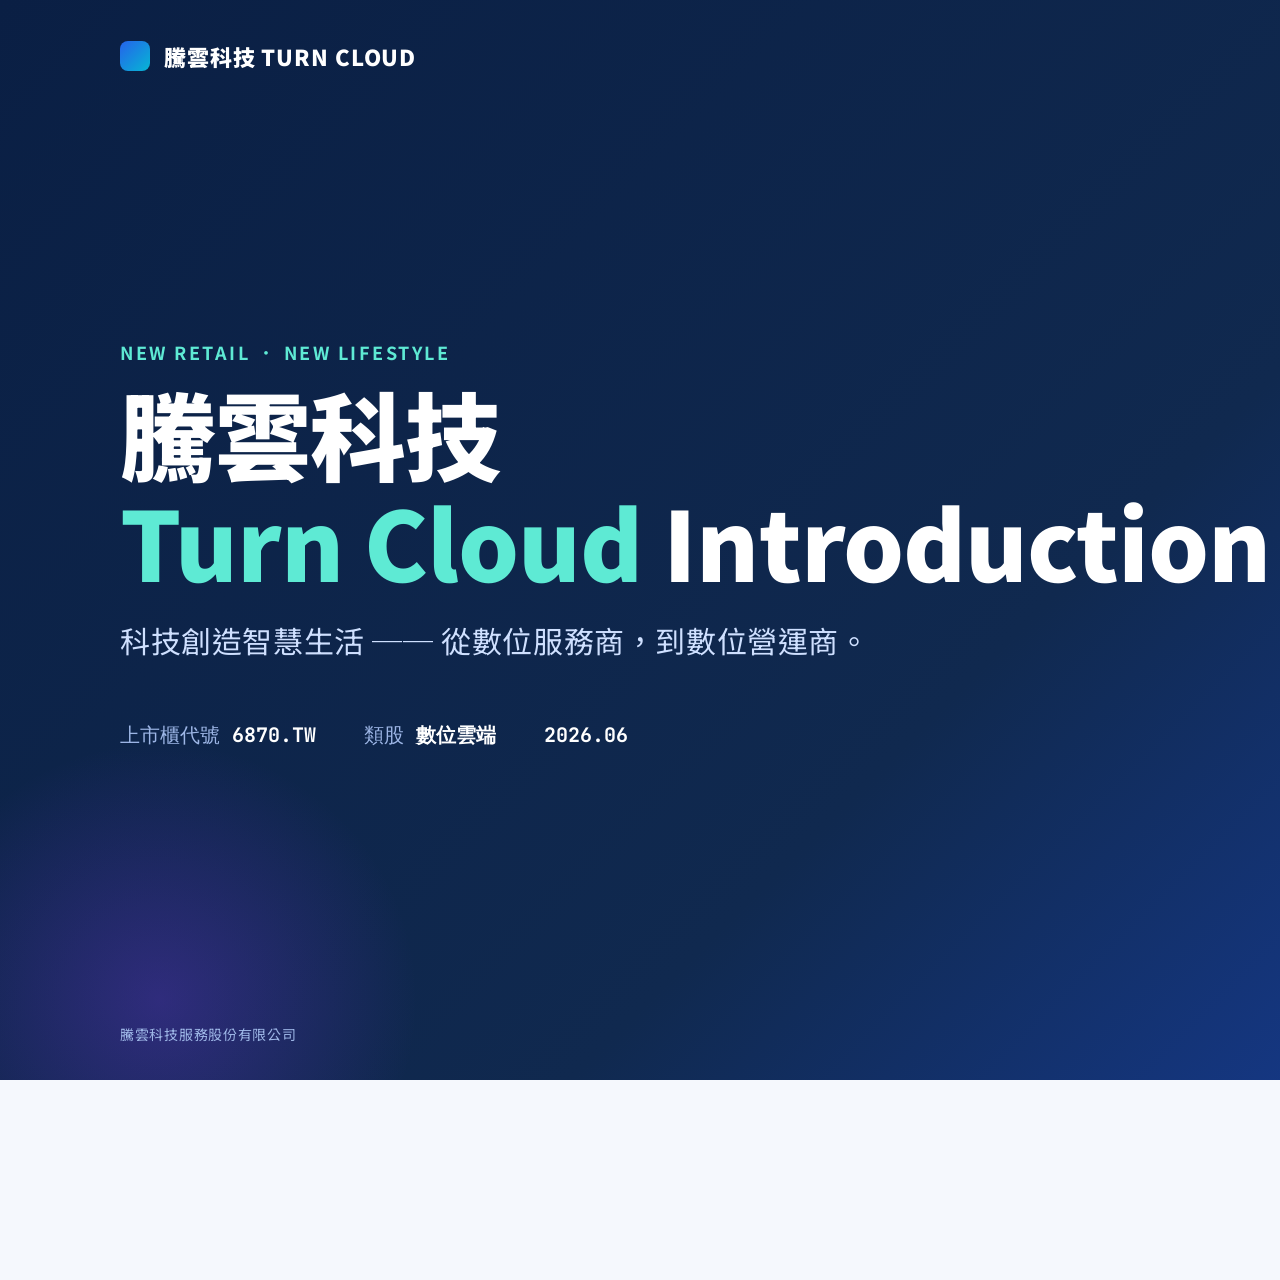
<file: research/turncloud-ref/tc-01.html>
<!DOCTYPE html><html lang="zh-Hant"><head><meta charset="UTF-8"><link rel="stylesheet" href="tc.css">
<style>
.cover{background:linear-gradient(135deg,#0a1f44 0%,#10294f 55%,#1d4ed8 120%);color:#fff;justify-content:center;}
.cover .brand .l{color:#fff;} .cover .brand .r{color:#9db6e6;}
.cover h1{color:#fff;font-size:96px;} .cover h1 .c{color:#5eead4;}
.cover .tagline{font-size:30px;color:#cfe0ff;margin-top:24px;letter-spacing:.02em;}
.cover .meta{margin-top:60px;display:flex;gap:48px;font-size:20px;color:#9db6e6;font-family:'JetBrains Mono',monospace;}
.cover .meta b{color:#fff;}
.cover .glow{position:absolute;right:-160px;top:-160px;width:680px;height:680px;border-radius:50%;background:radial-gradient(circle,rgba(94,234,212,.28),transparent 65%);}
.cover .glow2{position:absolute;left:-120px;bottom:-200px;width:560px;height:560px;border-radius:50%;background:radial-gradient(circle,rgba(124,58,237,.3),transparent 65%);}
</style></head>
<body><div class="slide cover">
  <div class="glow"></div><div class="glow2"></div>
  <div class="brand"><div class="l"><div class="dot"></div>騰雲科技 TURN CLOUD</div><div class="r">6870.TW</div></div>
  <div style="position:relative;z-index:2;">
    <div class="kicker" style="color:#5eead4;">new retail ． new lifestyle</div>
    <h1>騰雲科技<br><span class="c">Turn Cloud</span> Introduction</h1>
    <div class="tagline">科技創造智慧生活 ── 從數位服務商，到數位營運商。</div>
    <div class="meta"><div>上市櫃代號 <b>6870.TW</b></div><div>類股 <b>數位雲端</b></div><div><b>2026.06</b></div></div>
  </div>
  <div class="foot" style="color:#9db6e6;"><span>騰雲科技服務股份有限公司</span><span class="pg">騰雲集團介紹</span></div>
</div></body></html>
</file>
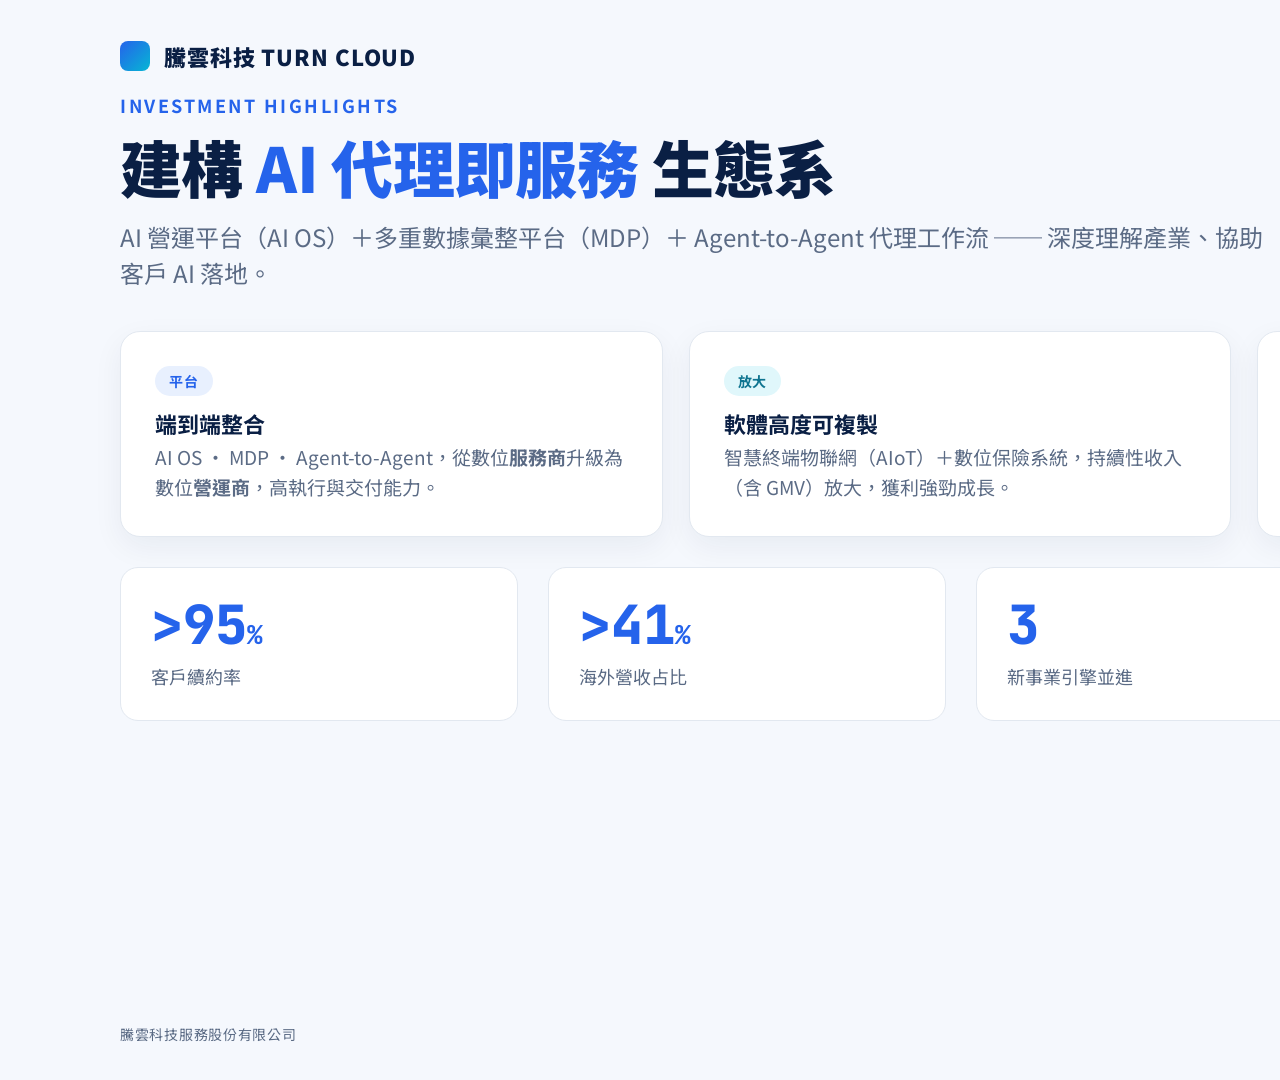
<file: research/turncloud-ref/tc-02.html>
<!DOCTYPE html><html lang="zh-Hant"><head><meta charset="UTF-8"><link rel="stylesheet" href="tc.css"></head>
<body><div class="slide">
  <div class="brand"><div class="l"><div class="dot"></div>騰雲科技 TURN CLOUD</div><div class="r">6870.TW · 投資亮點</div></div>
  <div class="kicker">Investment Highlights</div>
  <h1>建構 <span class="c">AI 代理即服務</span> 生態系</h1>
  <div class="sub">AI 營運平台（AI OS）＋多重數據彙整平台（MDP）＋ Agent-to-Agent 代理工作流 ── 深度理解產業、協助客戶 AI 落地。</div>
  <div class="grid" style="grid-template-columns:repeat(3,1fr);margin-top:40px;">
    <div class="card"><h3><span class="tag t-blue">平台</span></h3><p><b style="color:var(--navy);font-size:22px;">端到端整合</b><br>AI OS · MDP · Agent-to-Agent，從數位<b>服務商</b>升級為數位<b>營運商</b>，高執行與交付能力。</p></div>
    <div class="card"><h3><span class="tag t-cyan">放大</span></h3><p><b style="color:var(--navy);font-size:22px;">軟體高度可複製</b><br>智慧終端物聯網（AIoT）＋數位保險系統，持續性收入（含 GMV）放大，獲利強勁成長。</p></div>
    <div class="card"><h3><span class="tag t-violet">護城河</span></h3><p><b style="color:var(--navy);font-size:22px;">續約率 &gt; 95%</b><br>服務跨國、大型集團客戶，國際營收突破四成，客戶基礎築起高護城河。</p></div>
  </div>
  <div class="kpis" style="margin-top:30px;">
    <div class="kpi"><div class="v">&gt;95<small>%</small></div><div class="l">客戶續約率</div></div>
    <div class="kpi"><div class="v">&gt;41<small>%</small></div><div class="l">海外營收占比</div></div>
    <div class="kpi"><div class="v">3</div><div class="l">新事業引擎並進</div></div>
    <div class="kpi dark"><div class="v">AI OS</div><div class="l">＋ MDP ＋ Agent-to-Agent</div></div>
  </div>
  <div class="foot"><span>騰雲科技服務股份有限公司</span><span class="pg">02</span></div>
</div></body></html>
</file>
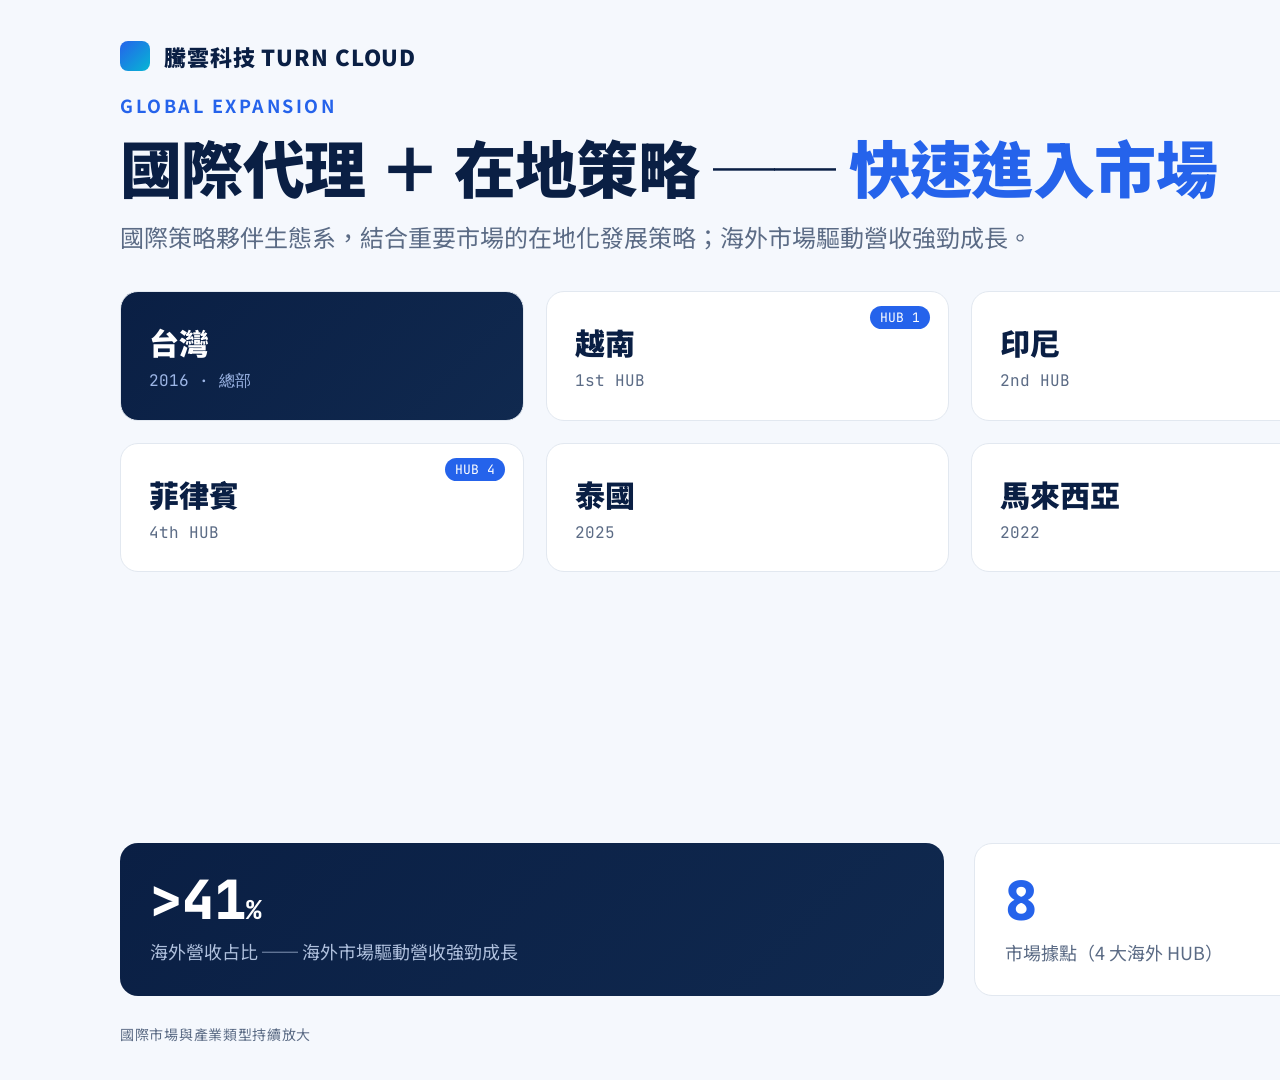
<file: research/turncloud-ref/tc-04.html>
<!DOCTYPE html><html lang="zh-Hant"><head><meta charset="UTF-8"><link rel="stylesheet" href="tc.css">
<style>
.hubs{display:grid;grid-template-columns:repeat(4,1fr);gap:22px;margin-top:36px;}
.hub{background:var(--card);border:1px solid var(--line);border-radius:18px;padding:28px;position:relative;overflow:hidden;}
.hub .rk{position:absolute;right:18px;top:14px;font-family:'JetBrains Mono',monospace;font-size:13px;color:#fff;background:var(--blue-2);padding:3px 10px;border-radius:999px;}
.hub .cty{font-size:30px;font-weight:900;color:var(--navy);}
.hub .yr{font-size:16px;color:var(--dim);margin-top:6px;font-family:'JetBrains Mono',monospace;}
.hub.base{background:linear-gradient(135deg,var(--navy),var(--navy-2));}
.hub.base .cty{color:#fff;} .hub.base .yr{color:#9db6e6;}
</style></head>
<body><div class="slide">
  <div class="brand"><div class="l"><div class="dot"></div>騰雲科技 TURN CLOUD</div><div class="r">6870.TW · 國際佈局</div></div>
  <div class="kicker">Global Expansion</div>
  <h1>國際代理 ＋ 在地策略 ── <span class="c">快速進入市場</span></h1>
  <div class="sub">國際策略夥伴生態系，結合重要市場的在地化發展策略；海外市場驅動營收強勁成長。</div>
  <div class="hubs">
    <div class="hub base"><div class="cty">台灣</div><div class="yr">2016 · 總部</div></div>
    <div class="hub"><span class="rk">HUB 1</span><div class="cty">越南</div><div class="yr">1st HUB</div></div>
    <div class="hub"><span class="rk">HUB 2</span><div class="cty">印尼</div><div class="yr">2nd HUB</div></div>
    <div class="hub"><span class="rk">HUB 3</span><div class="cty">日本</div><div class="yr">2024 · 3rd HUB</div></div>
    <div class="hub"><span class="rk">HUB 4</span><div class="cty">菲律賓</div><div class="yr">4th HUB</div></div>
    <div class="hub"><div class="cty">泰國</div><div class="yr">2025</div></div>
    <div class="hub"><div class="cty">馬來西亞</div><div class="yr">2022</div></div>
    <div class="hub"><div class="cty">中國</div><div class="yr">2017</div></div>
  </div>
  <div class="fill"></div>
  <div class="kpis"><div class="kpi dark"><div class="v">&gt;41<small>%</small></div><div class="l">海外營收占比 ── 海外市場驅動營收強勁成長</div></div>
    <div class="kpi"><div class="v">8</div><div class="l">市場據點（4 大海外 HUB）</div></div></div>
  <div class="foot"><span>國際市場與產業類型持續放大</span><span class="pg">04</span></div>
</div></body></html>
</file>
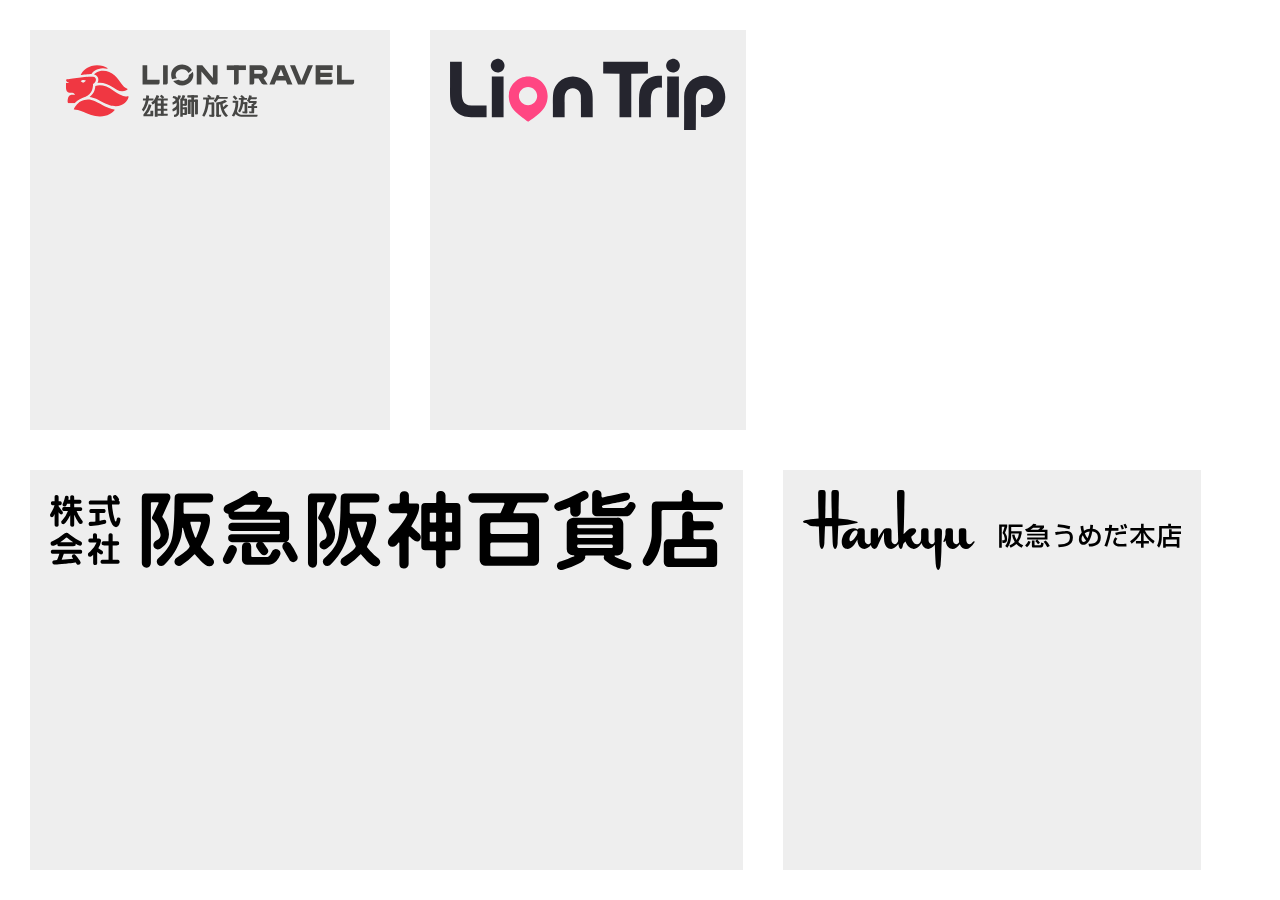
<file: assets/img/logos/render.html>
<html><body style="margin:0;background:#fff;display:flex;flex-wrap:wrap;gap:40px;padding:30px">
<div style="background:#eee;padding:20px"><img src="lion.svg" height="80"></div>
<div style="background:#eee;padding:20px"><img src="liontrip.svg" height="80"></div>
<div style="background:#eee;padding:20px"><img src="hhd.svg" height="80"></div>
<div style="background:#eee;padding:20px"><img src="hankyu-honten.svg" height="80"></div>
</body></html>
</file>
<file: research/turncloud-ref/tc.css>
/* TurnCloud Group intro — shared slide styles (1920x1080 canvas) */
@import url('https://fonts.googleapis.com/css2?family=Noto+Sans+TC:wght@300;400;500;700;900&family=JetBrains+Mono:wght@400;700&display=swap');
:root{
  --navy:#0a1f44; --navy-2:#10294f; --blue:#1d4ed8; --blue-2:#2563eb;
  --cyan:#06b6d4; --violet:#7c3aed; --gold:#f59e0b; --green:#10b981;
  --ink:#0b1b34; --dim:#5b6b85; --line:#e2e8f0; --bg:#f5f8fd; --card:#fff;
}
*{margin:0;padding:0;box-sizing:border-box;}
html,body{width:1920px;height:1080px;overflow:hidden;}
body{font-family:'Noto Sans TC',sans-serif;background:var(--bg);color:var(--ink);position:relative;}
.slide{position:absolute;inset:0;display:flex;flex-direction:column;padding:92px 120px 84px;}

/* brand bar */
.brand{position:absolute;top:40px;left:120px;right:120px;display:flex;align-items:center;justify-content:space-between;}
.brand .l{display:flex;align-items:center;gap:14px;font-weight:900;letter-spacing:.04em;color:var(--navy);font-size:22px;}
.brand .l .dot{width:30px;height:30px;border-radius:8px;background:linear-gradient(135deg,var(--blue-2),var(--cyan));}
.brand .r{font-family:'JetBrains Mono',monospace;font-size:15px;color:var(--dim);letter-spacing:.08em;}
.foot{position:absolute;bottom:36px;left:120px;right:120px;display:flex;align-items:center;justify-content:space-between;font-size:14px;color:var(--dim);letter-spacing:.05em;}
.foot .pg{font-family:'JetBrains Mono',monospace;}

/* headings */
.kicker{font-size:18px;font-weight:700;letter-spacing:.14em;color:var(--blue-2);text-transform:uppercase;margin-bottom:14px;}
h1{font-size:62px;line-height:1.12;font-weight:900;color:var(--navy);letter-spacing:-.01em;}
h1 .c{color:var(--blue-2);}
.sub{font-size:24px;color:var(--dim);margin-top:18px;line-height:1.5;max-width:1150px;}
.fill{flex:1;}

/* cards / grid */
.grid{display:grid;gap:26px;}
.card{background:var(--card);border:1px solid var(--line);border-radius:20px;padding:34px 34px;box-shadow:0 10px 30px rgba(15,32,68,.06);}
.card h3{font-size:26px;font-weight:800;color:var(--navy);margin-bottom:10px;display:flex;align-items:center;gap:12px;}
.card p{font-size:19px;color:var(--dim);line-height:1.6;}
.tag{display:inline-block;font-size:14px;font-weight:700;letter-spacing:.06em;padding:5px 14px;border-radius:999px;}
.t-blue{background:#e8f0fe;color:var(--blue-2);} .t-cyan{background:#e0f7fb;color:#0e7490;}
.t-violet{background:#f1e9fe;color:var(--violet);} .t-gold{background:#fef3e0;color:#b45309;}
.t-green{background:#e3f9ef;color:#047857;}

/* big numbers */
.kpis{display:flex;gap:30px;flex-wrap:wrap;}
.kpi{flex:1;min-width:220px;background:var(--card);border:1px solid var(--line);border-radius:18px;padding:30px 30px;}
.kpi .v{font-size:54px;font-weight:900;color:var(--blue-2);line-height:1;font-family:'JetBrains Mono',monospace;}
.kpi .v small{font-size:26px;}
.kpi .l{font-size:18px;color:var(--dim);margin-top:12px;line-height:1.4;}
.kpi.dark{background:linear-gradient(135deg,var(--navy),var(--navy-2));border:0;}
.kpi.dark .v{color:#fff;} .kpi.dark .l{color:#aebfdc;}

/* timeline */
.tl{display:flex;gap:0;margin-top:30px;}
.tl .step{flex:1;position:relative;padding:0 14px;}
.tl .step::before{content:'';position:absolute;top:18px;left:0;right:0;height:3px;background:var(--line);}
.tl .step:first-child::before{left:50%;} .tl .step:last-child::before{right:50%;}
.tl .node{position:relative;width:38px;height:38px;border-radius:50%;background:var(--blue-2);color:#fff;display:flex;align-items:center;justify-content:center;font-weight:800;margin:0 auto 18px;z-index:1;font-size:15px;}
.tl .yr{font-size:30px;font-weight:900;color:var(--navy);text-align:center;}
.tl .tx{font-size:16px;color:var(--dim);text-align:center;margin-top:8px;line-height:1.45;}

/* axis (three-axis model) */
.axes{display:grid;grid-template-columns:repeat(3,1fr);gap:26px;margin-top:24px;}
.axis{border-radius:20px;padding:34px;color:#fff;}
.axis .ax{font-size:16px;font-weight:700;letter-spacing:.08em;opacity:.85;}
.axis h3{font-size:30px;font-weight:900;margin:8px 0 14px;color:#fff;}
.axis p{font-size:18px;line-height:1.55;opacity:.95;}
.ax-x{background:linear-gradient(135deg,#2563eb,#1e40af);}
.ax-y{background:linear-gradient(135deg,#06b6d4,#0891b2);}
.ax-z{background:linear-gradient(135deg,#7c3aed,#6d28d9);}

/* flow arrow row */
.flow{display:flex;align-items:center;gap:18px;margin-top:34px;flex-wrap:wrap;}
.flow .stage{flex:1;min-width:200px;background:var(--card);border:1px solid var(--line);border-radius:16px;padding:26px;text-align:center;}
.flow .stage .h{font-size:24px;font-weight:800;color:var(--navy);}
.flow .stage .p{font-size:16px;color:var(--dim);margin-top:8px;line-height:1.4;}
.flow .arr{font-size:34px;color:var(--blue-2);font-weight:900;}

.cols{display:grid;grid-template-columns:1fr 1fr;gap:30px;margin-top:8px;}
ul.bul{list-style:none;margin-top:6px;}
ul.bul li{font-size:20px;color:var(--ink);line-height:1.5;padding-left:30px;position:relative;margin-bottom:14px;}
ul.bul li::before{content:'';position:absolute;left:0;top:11px;width:12px;height:12px;border-radius:4px;background:var(--blue-2);}
ul.bul li b{color:var(--navy);}
.note{font-size:15px;color:var(--dim);margin-top:10px;}
.hl{color:var(--blue-2);font-weight:800;}
</file>
